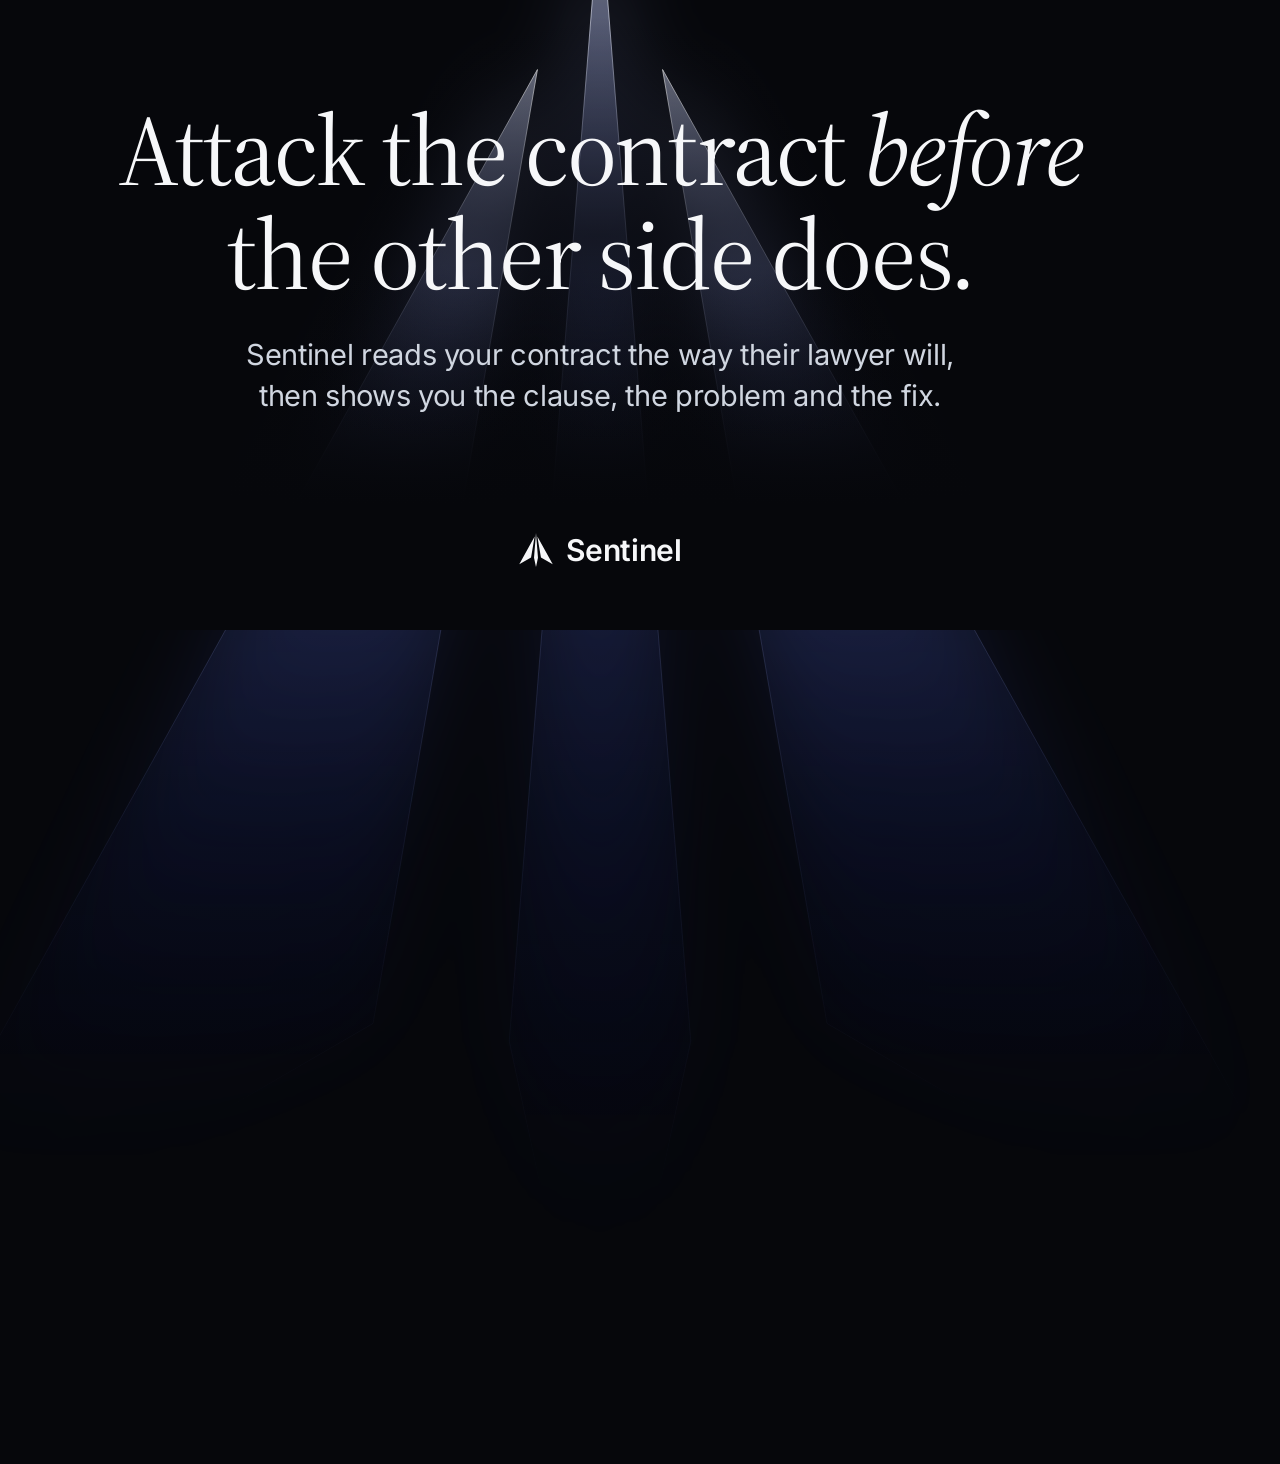
<file: tools/og/og.html>
<!DOCTYPE html>
<!-- The social card (site/og.png, 1200x630): the home page's first screen, the mark as light behind its headline. Render it with render.mjs. -->
<html lang="en"><head><meta charset="utf-8">
<link href="../../site/v3/fonts/fonts.css" rel="stylesheet">
<style>
  * { box-sizing: border-box; margin: 0; }
  body { position: relative; width: 1200px; height: 630px; overflow: hidden; background: #06070b; color: #f6f7f9; font-family: Inter, sans-serif; text-align: center; -webkit-font-smoothing: antialiased; }
  .blades { position: absolute; left: 50%; top: -96px; width: 1560px; height: 1560px; transform: translateX(-50%); }
  .glow { filter: blur(40px); opacity: .55; }
  .body { opacity: .8; }
  .edge { opacity: .85; }
  .veil { position: absolute; inset: 0; background:
    radial-gradient(64% 220px at 50% 236px, rgba(6, 7, 11, .66), rgba(6, 7, 11, 0) 100%),
    linear-gradient(180deg, rgba(6, 7, 11, 0) 42%, #06070b 80%),
    radial-gradient(120% 560px at 50% 0, rgba(6, 7, 11, 0) 50%, #06070b 100%); }
  .brand { position: absolute; left: 0; right: 0; bottom: 62px; display: flex; align-items: center; justify-content: center; gap: 13px; font-size: 30px; font-weight: 600; letter-spacing: -.014em; }
  .brand svg { width: 34px; height: 34px; }
  h1 { position: absolute; left: 60px; right: 60px; top: 98px; font: 400 100px/1.04 "Source Serif 4", Georgia, serif; font-optical-sizing: auto; letter-spacing: -.022em; text-wrap: balance; }
  h1 i { font-style: italic; }
  p { position: absolute; left: 170px; right: 170px; top: 334px; font-size: 29px; line-height: 1.42; letter-spacing: -.012em; color: #d0d6e0; text-wrap: balance; }
</style></head>
<body>
  <svg class="blades glow" viewBox="0 0 100 100"><defs><linearGradient id="bg1" x1="0" y1="0" x2="0" y2="1"><stop offset="0" stop-color="#c3cfff" stop-opacity=".82"/><stop offset=".3" stop-color="#7c90ff" stop-opacity=".34"/><stop offset=".62" stop-color="#3048e8" stop-opacity=".1"/><stop offset=".86" stop-color="#1a2fe6" stop-opacity="0"/></linearGradient></defs><path fill="url(#bg1)" d="M45.99 10.61L0.76 91.88L35.45 71.76Z"/><path fill="url(#bg1)" d="M50 0L55.82 72.89L50 100L44.18 72.89Z"/><path fill="url(#bg1)" d="M54.01 10.61L64.55 71.76L99.24 91.88Z"/></svg>
  <svg class="blades body" viewBox="0 0 100 100"><defs><linearGradient id="bg2" x1="0" y1="0" x2="0" y2="1"><stop offset="0" stop-color="#dbe2ff" stop-opacity=".62"/><stop offset=".24" stop-color="#8fa2ff" stop-opacity=".2"/><stop offset=".56" stop-color="#4d6bff" stop-opacity=".06"/><stop offset=".8" stop-color="#1a2fe6" stop-opacity="0"/></linearGradient></defs><path fill="url(#bg2)" d="M45.99 10.61L0.76 91.88L35.45 71.76Z"/><path fill="url(#bg2)" d="M50 0L55.82 72.89L50 100L44.18 72.89Z"/><path fill="url(#bg2)" d="M54.01 10.61L64.55 71.76L99.24 91.88Z"/></svg>
  <svg class="blades edge" viewBox="0 0 100 100"><defs><linearGradient id="bg3" x1="0" y1="0" x2="0" y2="1"><stop offset="0" stop-color="#fff" stop-opacity=".9"/><stop offset=".26" stop-color="#b7c4ff" stop-opacity=".34"/><stop offset=".6" stop-color="#8ea0ff" stop-opacity=".1"/><stop offset=".84" stop-color="#8ea0ff" stop-opacity="0"/></linearGradient></defs><path fill="none" stroke="url(#bg3)" stroke-width=".06" d="M45.99 10.61L0.76 91.88L35.45 71.76Z"/><path fill="none" stroke="url(#bg3)" stroke-width=".06" d="M50 0L55.82 72.89L50 100L44.18 72.89Z"/><path fill="none" stroke="url(#bg3)" stroke-width=".06" d="M54.01 10.61L64.55 71.76L99.24 91.88Z"/></svg>
  <div class="veil"></div>
  <div class="brand"><svg viewBox="0 0 100 100"><path fill="currentColor" d="M45.99 10.61L0.76 91.88L35.45 71.76ZM50 0L55.82 72.89L50 100L44.18 72.89ZM54.01 10.61L64.55 71.76L99.24 91.88Z"/></svg>Sentinel</div>
  <h1>Attack the contract <i>before</i> the other side does.</h1>
  <p>Sentinel reads your contract the way their lawyer will, then shows you the clause, the problem and the fix.</p>
</body></html>
</file>
<file: site/v3/fonts/fonts.css>
/* Self-hosted: the interface's own three faces (SIL Open Font License 1.1), latin subset. Source Serif 4 carries its optical size axis, so a headline
   gets the display cut (razor hairlines) and a clause gets the text cut, with font-optical-sizing doing the choosing. */
@font-face { font-family: "Source Serif 4"; font-style: normal; font-weight: 400 700; font-display: swap; src: url(./source-serif-4-normal-400-700-latin-f2ea9c12d2.woff2) format("woff2"); unicode-range: U+0000-00FF, U+0131, U+0152-0153, U+02BB-02BC, U+02C6, U+02DA, U+02DC, U+0304, U+0308, U+0329, U+2000-206F, U+20AC, U+2122, U+2191, U+2193, U+2212, U+2215, U+FEFF, U+FFFD; }
@font-face { font-family: "Source Serif 4"; font-style: italic; font-weight: 400 700; font-display: swap; src: url(./source-serif-4-italic-400-700-latin-96e6393209.woff2) format("woff2"); unicode-range: U+0000-00FF, U+0131, U+0152-0153, U+02BB-02BC, U+02C6, U+02DA, U+02DC, U+0304, U+0308, U+0329, U+2000-206F, U+20AC, U+2122, U+2191, U+2193, U+2212, U+2215, U+FEFF, U+FFFD; }
@font-face { font-family: "Inter"; font-style: normal; font-weight: 400 700; font-display: swap; src: url(./inter-normal-400-700-latin-3100e775e8.woff2) format("woff2"); unicode-range: U+0000-00FF, U+0131, U+0152-0153, U+02BB-02BC, U+02C6, U+02DA, U+02DC, U+0304, U+0308, U+0329, U+2000-206F, U+20AC, U+2122, U+2191, U+2193, U+2212, U+2215, U+FEFF, U+FFFD; }
@font-face { font-family: "Inter"; font-style: italic; font-weight: 400 700; font-display: swap; src: url(./inter-italic-400-700-latin-7291b5970d.woff2) format("woff2"); unicode-range: U+0000-00FF, U+0131, U+0152-0153, U+02BB-02BC, U+02C6, U+02DA, U+02DC, U+0304, U+0308, U+0329, U+2000-206F, U+20AC, U+2122, U+2191, U+2193, U+2212, U+2215, U+FEFF, U+FFFD; }
@font-face { font-family: "IBM Plex Mono"; font-style: normal; font-weight: 400; font-display: swap; src: url(./ibm-plex-mono-normal-400-latin-08949f728d.woff2) format("woff2"); unicode-range: U+0000-00FF, U+0131, U+0152-0153, U+02BB-02BC, U+02C6, U+02DA, U+02DC, U+0304, U+0308, U+0329, U+2000-206F, U+20AC, U+2122, U+2191, U+2193, U+2212, U+2215, U+FEFF, U+FFFD; }
@font-face { font-family: "IBM Plex Mono"; font-style: normal; font-weight: 500; font-display: swap; src: url(./ibm-plex-mono-normal-500-latin-01d2854474.woff2) format("woff2"); unicode-range: U+0000-00FF, U+0131, U+0152-0153, U+02BB-02BC, U+02C6, U+02DA, U+02DC, U+0304, U+0308, U+0329, U+2000-206F, U+20AC, U+2122, U+2191, U+2193, U+2212, U+2215, U+FEFF, U+FFFD; }
@font-face { font-family: "IBM Plex Mono"; font-style: normal; font-weight: 600; font-display: swap; src: url(./ibm-plex-mono-normal-600-latin-0d1f0b8d07.woff2) format("woff2"); unicode-range: U+0000-00FF, U+0131, U+0152-0153, U+02BB-02BC, U+02C6, U+02DA, U+02DC, U+0304, U+0308, U+0329, U+2000-206F, U+20AC, U+2122, U+2191, U+2193, U+2212, U+2215, U+FEFF, U+FFFD; }
</file>
